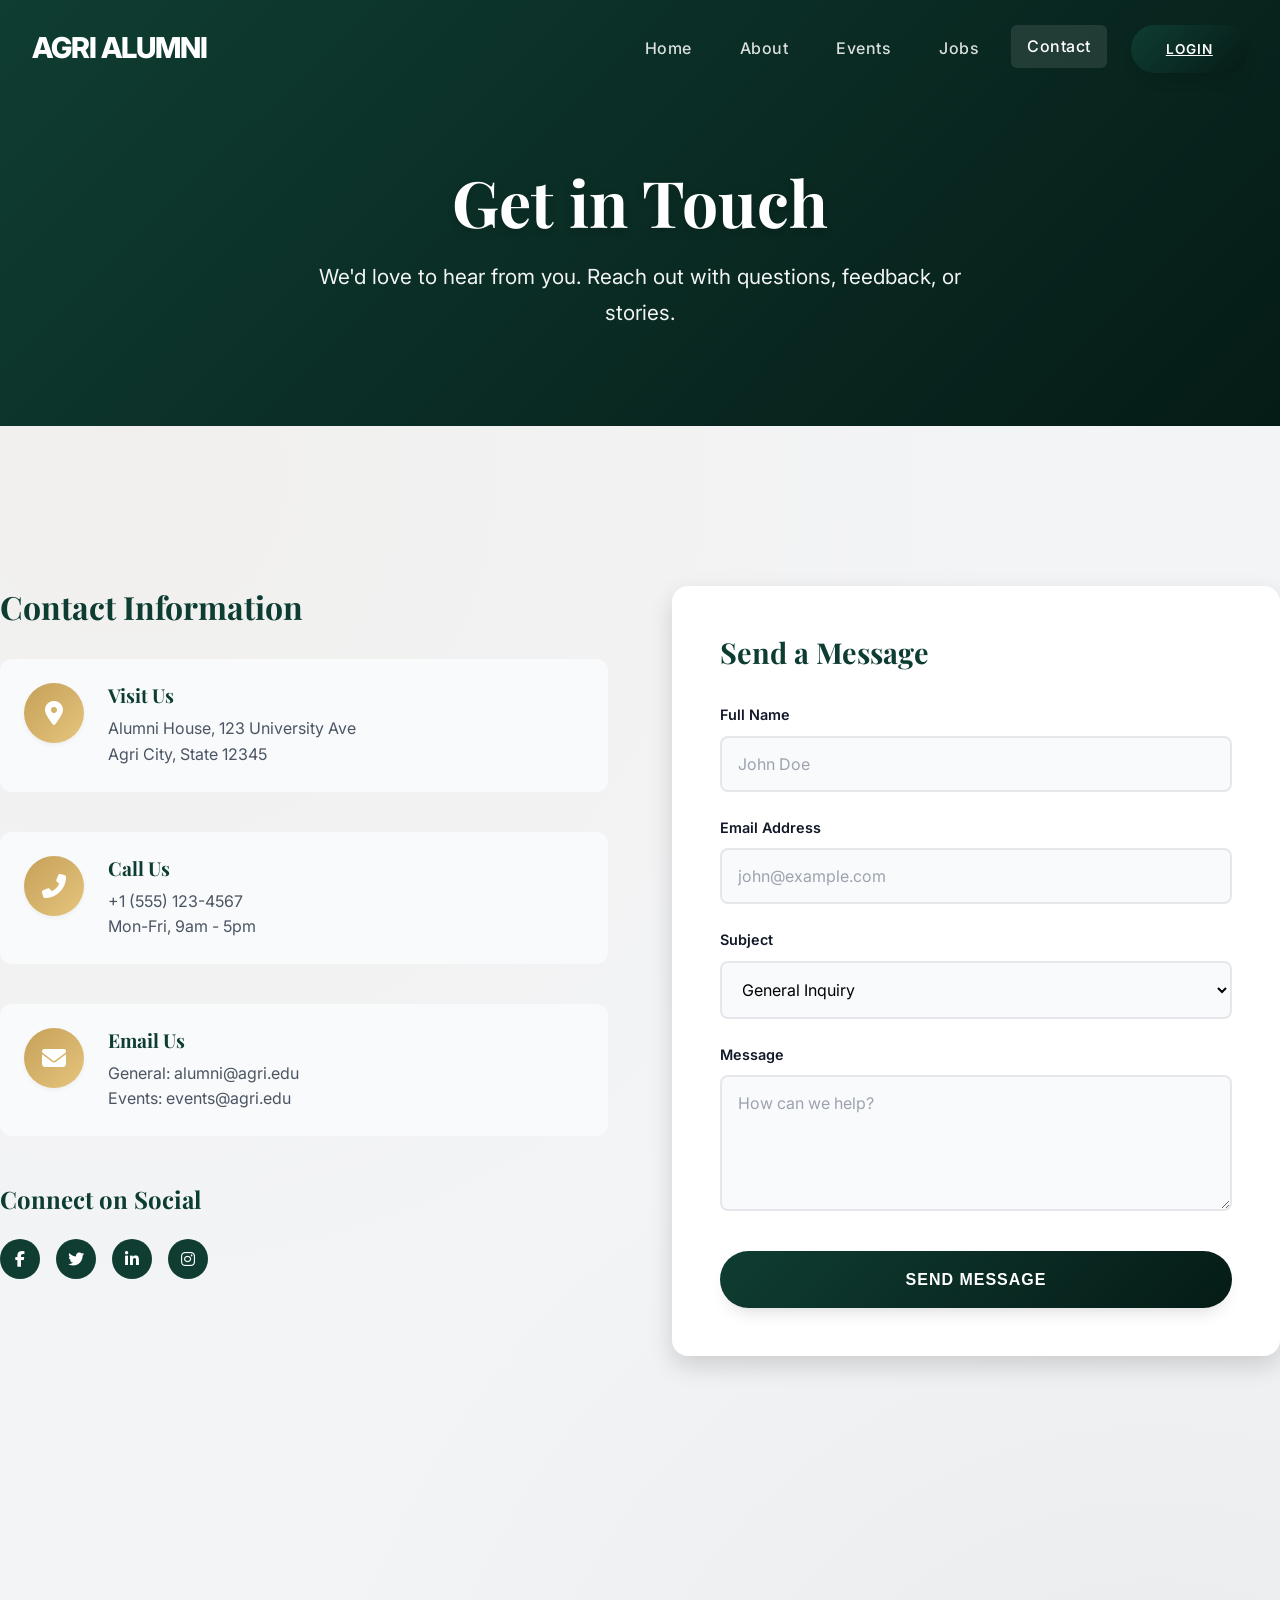
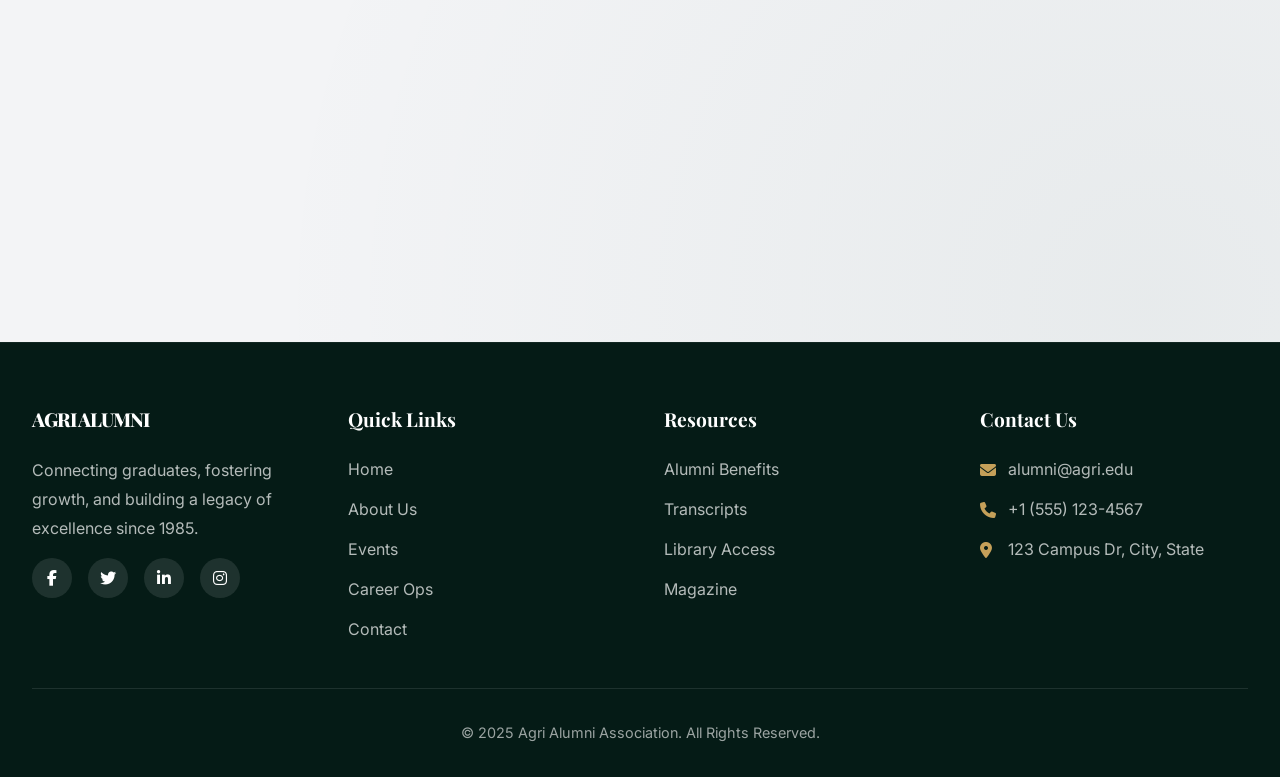
<file: contact.html>
<!DOCTYPE html>
<html lang="en">

<head>
    <meta charset="UTF-8">
    <meta name="viewport" content="width=device-width, initial-scale=1.0">
    <title>Contact Us | Agri Alumni Portal</title>
    <link
        href="https://fonts.googleapis.com/css2?family=Inter:wght@300;400;500;600;700&family=Playfair+Display:wght@400;600;700&display=swap"
        rel="stylesheet">
    <link rel="stylesheet" href="https://cdnjs.cloudflare.com/ajax/libs/font-awesome/6.4.0/css/all.min.css">
    <link rel="stylesheet" href="css/global.css">
    <link rel="stylesheet" href="css/contact.css">
    <link rel="stylesheet" href="css/global.css">
    <link rel="stylesheet" href="css/contact.css">
    <link rel="stylesheet" href="css/global.css">
    <link rel="stylesheet" href="css/contact.css">
    <link rel="stylesheet" href="css/global.css">
    <link rel="stylesheet" href="css/contact.css">
</head>

<body>

    <!-- Navbar -->
    <nav class="navbar scrolled">
        <div class="container nav-container">
            <a href="index.html" class="logo">AGRI ALUMNI</a>
            <div class="mobile-menu-btn"><i class="fas fa-bars"></i></div>
            <ul class="nav-links">
                <li><a href="index.html" class="nav-link">Home</a></li>
                <li><a href="about.html" class="nav-link">About</a></li>
                <li><a href="events.html" class="nav-link">Events</a></li>
                <li><a href="jobs.html" class="nav-link">Jobs</a></li>
                <li><a href="contact.html" class="nav-link active">Contact</a></li>
                <li><a href="#" class="btn btn-primary btn-login">Login</a></li>
            </ul>
        </div>
    </nav>

    <header class="page-header">
        <div class="container">
            <h1>Get in Touch</h1>
            <p>We'd love to hear from you. Reach out with questions, feedback, or stories.</p>
        </div>
    </header>

    <div class="container section-padding">
        <div class="contact-wrapper">
            <!-- Left: Info -->
            <div>
                <h2>Contact Information</h2>
                <div class="contact-info-item">
                    <div class="contact-icon"><i class="fas fa-map-marker-alt"></i></div>
                    <div>
                        <h4>Visit Us</h4>
                        <p>Alumni House, 123 University Ave<br>Agri City, State 12345</p>
                    </div>
                </div>
                <div class="contact-info-item">
                    <div class="contact-icon"><i class="fas fa-phone-alt"></i></div>
                    <div>
                        <h4>Call Us</h4>
                        <p>+1 (555) 123-4567<br>Mon-Fri, 9am - 5pm</p>
                    </div>
                </div>
                <div class="contact-info-item">
                    <div class="contact-icon"><i class="fas fa-envelope"></i></div>
                    <div>
                        <h4>Email Us</h4>
                        <p>General: alumni@agri.edu<br>Events: events@agri.edu</p>
                    </div>
                </div>

                <div class="contact-social-section">
                    <h3>Connect on Social</h3>
                    <div class="social-links">
                        <a href="#" class="social-icon"><i class="fab fa-facebook-f"></i></a>
                        <a href="#" class="social-icon"><i class="fab fa-twitter"></i></a>
                        <a href="#" class="social-icon"><i class="fab fa-linkedin-in"></i></a>
                        <a href="#" class="social-icon"><i class="fab fa-instagram"></i></a>
                    </div>
                </div>
            </div>

            <!-- Right: Form -->
            <div class="contact-form-card">
                <h3>Send a Message</h3>
                <form>
                    <div class="form-group">
                        <label>Full Name</label>
                        <input type="text" class="form-control" placeholder="John Doe">
                    </div>
                    <div class="form-group">
                        <label>Email Address</label>
                        <input type="email" class="form-control" placeholder="john@example.com">
                    </div>
                    <div class="form-group">
                        <label>Subject</label>
                        <select class="form-control">
                            <option>General Inquiry</option>
                            <option>Event Registration</option>
                            <option>Donation info</option>
                            <option>Update Details</option>
                        </select>
                    </div>
                    <div class="form-group">
                        <label>Message</label>
                        <textarea class="form-control" rows="5" placeholder="How can we help?"></textarea>
                    </div>
                    <button type="submit" class="btn btn-primary btn-full">Send Message</button>
                </form>
            </div>
        </div>
    </div>

    <!-- Map Section (Placeholder) -->
    <section>
        <iframe
            src="https://www.google.com/maps/embed?pb=!1m18!1m12!1m3!1d158857.7281066703!2d-0.2416815370104981!3d51.5287718408761!2m3!1f0!2f0!3f0!3m2!1i1024!2i768!4f13.1!3m3!1m2!1s0x487604c7c7eb9be3%3A0x3918653583725b56!2sRiverside%20Building%2C%20County%20Hall%2C%20Westminster%20Bridge%20Rd%2C%20London%20SE1%207PB%2C%20UK!5e0!3m2!1sen!2sus!4v1684346760578!5m2!1sen!2sus"
            width="100%" height="450" style="border:0;" allowfullscreen="" loading="lazy"
            referrerpolicy="no-referrer-when-downgrade"></iframe>
    </section>

    <!-- Footer -->
    <footer>
        <div class="container">
            <div class="footer-content">
                <div class="footer-col">
                    <h3 class="logo">AGRI ALUMNI</h3>
                    <p>Connecting graduates, fostering growth, and building a legacy of excellence since 1985.</p>
                    <div class="social-links">
                        <a href="#" class="social-icon"><i class="fab fa-facebook-f"></i></a>
                        <a href="#" class="social-icon"><i class="fab fa-twitter"></i></a>
                        <a href="#" class="social-icon"><i class="fab fa-linkedin-in"></i></a>
                        <a href="#" class="social-icon"><i class="fab fa-instagram"></i></a>
                    </div>
                </div>
                <div class="footer-col">
                    <h4>Quick Links</h4>
                    <ul class="footer-links">
                        <li><a href="index.html">Home</a></li>
                        <li><a href="about.html">About Us</a></li>
                        <li><a href="events.html">Events</a></li>
                        <li><a href="jobs.html">Career Ops</a></li>
                        <li><a href="contact.html">Contact</a></li>
                    </ul>
                </div>
                <div class="footer-col">
                    <h4>Resources</h4>
                    <ul class="footer-links">
                        <li><a href="#">Alumni Benefits</a></li>
                        <li><a href="#">Transcripts</a></li>
                        <li><a href="#">Library Access</a></li>
                        <li><a href="#">Magazine</a></li>
                    </ul>
                </div>
                <div class="footer-col">
                    <h4>Contact Us</h4>
                    <ul class="footer-links">
                        <li><i class="fas fa-envelope"></i> alumni@agri.edu</li>
                        <li><i class="fas fa-phone"></i> +1 (555) 123-4567</li>
                        <li><i class="fas fa-map-marker-alt"></i> 123 Campus Dr, City, State</li>
                    </ul>
                </div>
            </div>
            <div class="copyright">
                &copy; 2025 Agri Alumni Association. All Rights Reserved.
            </div>
        </div>
    </footer>

    <script src="https://code.jquery.com/jquery-3.7.0.min.js"></script>
    <script src="js/main.js"></script>
</body>

</html>
</file>
<file: css/global.css>
/* Global CSS Variables - Design 2.0 */
:root {
    /* Primary Colors */
    --primary-color: #0f3d32;
    --primary-gradient: linear-gradient(135deg, #0f3d32 0%, #051b16 100%);
    --secondary-color: #c5a059;
    --secondary-gradient: linear-gradient(135deg, #c5a059 0%, #e6c57d 100%);
    --accent-color: #c5a059;
    --dark-green: #0c3c32;
    --products-color-dark: #0f3d32;

    /* Text Colors */
    --text-dark: #111827;
    --text-light: #4b5563;
    --text-white: #ffffff;

    /* Background Colors */
    --bg-light: #f9fafb;
    --bg-cream: #fef9f3;
    --bg-white: #ffffff;

    /* Glassmorphism */
    --glass-bg: rgba(255, 255, 255, 0.75);
    --glass-border: 1px solid rgba(255, 255, 255, 0.6);
    --glass-shadow: 0 8px 32px 0 rgba(31, 38, 135, 0.15);

    /* Shadows */
    --shadow-sm: 0 2px 4px rgba(0, 0, 0, 0.05);
    --shadow-md: 0 4px 6px rgba(0, 0, 0, 0.1);
    --shadow-lg: 0 10px 25px rgba(0, 0, 0, 0.15);
    --shadow-3d: 0 20px 40px -10px rgba(0, 0, 0, 0.15), 0 0 20px rgba(0, 0, 0, 0.05);
    --transform-hover: translateY(-8px) scale(1.01);

    /* Typography */
    --font-heading: 'Playfair Display', serif;
    --font-body: 'Inter', sans-serif;
    --transition: all 0.4s cubic-bezier(0.175, 0.885, 0.32, 1.275);
}

/* Reset & Base Styles */
* {
    margin: 0;
    padding: 0;
    box-sizing: border-box;
}

body {
    font-family: var(--font-body);
    color: var(--text-dark);
    background: #f3f4f6;
    background-image:
        radial-gradient(circle at 10% 20%, rgba(197, 160, 89, 0.05) 0%, transparent 40%),
        radial-gradient(circle at 90% 80%, rgba(12, 60, 50, 0.05) 0%, transparent 40%);
    line-height: 1.7;
    overflow-x: hidden;
}

h1,
h2,
h3,
h4,
h5,
h6 {
    font-family: var(--font-heading);
    color: var(--dark-green);
    line-height: 1.3;
}

h2.section-title {
    font-size: 3rem;
    background: var(--primary-gradient);
    -webkit-background-clip: text;
    background-clip: text;
    -webkit-text-fill-color: transparent;
    display: inline-block;
    position: relative;
    z-index: 1;
}

/* Glassmorphism Utilities */
.glass-panel {
    background: var(--glass-bg);
    backdrop-filter: blur(12px);
    -webkit-backdrop-filter: blur(12px);
    border: var(--glass-border);
    box-shadow: var(--glass-shadow);
    border-radius: 16px;
}

/* Navbar Premium */
.navbar {
    position: fixed;
    top: 0;
    left: 0;
    right: 0;
    width: 100%;
    padding: 1.5rem 0;
    background: transparent;
    transition: all 0.5s ease;
    z-index: 1000;
}

.nav-container {
    display: flex;
    justify-content: space-between;
    align-items: center;
}

.nav-links {
    display: flex;
    list-style: none;
    gap: 1rem;
    align-items: center;
}

.navbar.scrolled {
    padding: 0.8rem 0;
    background: rgba(255, 255, 255, 0.98);
    backdrop-filter: blur(20px);
    -webkit-backdrop-filter: blur(20px);
    box-shadow: 0 10px 30px rgba(0, 0, 0, 0.1);
}

.navbar.scrolled .logo {
    color: var(--dark-green);
    font-weight: 800;
}

.logo {
    font-size: 1.8rem;
    letter-spacing: -1px;
    font-weight: 800;
    color: white;
    text-transform: uppercase;
    text-decoration: none;
    transition: var(--transition);
}

.logo:hover {
    transform: scale(1.05);
}

.nav-link {
    color: white;
    opacity: 0.85;
    font-weight: 500;
    letter-spacing: 0.5px;
    padding: 0.5rem 1rem;
    border-radius: 6px;
    transition: all 0.3s ease;
    text-decoration: none;
    display: block;
}

.nav-link:hover,
.nav-link.active {
    background: rgba(255, 255, 255, 0.1);
    opacity: 1;
    transform: translateY(-2px);
}

.navbar.scrolled .nav-link {
    color: var(--dark-green);
    opacity: 1;
    font-weight: 500;
}

.navbar.scrolled .nav-link:hover {
    background: rgba(12, 60, 50, 0.1);
    color: var(--primary-color);
    opacity: 1;
}

.navbar.scrolled .nav-link.active {
    background: var(--primary-color);
    color: white;
    opacity: 1;
    font-weight: 600;
}

.navbar.scrolled .nav-link.active:hover {
    background: var(--dark-green);
    color: white;
}

.btn-login {
    margin-left: 0.5rem;
    padding: 0.6rem 1.5rem;
    font-size: 0.8rem;
}

.mobile-menu-btn {
    display: none;
    cursor: pointer;
    font-size: 1.5rem;
    color: white;
    transition: var(--transition);
}

.mobile-menu-btn:hover {
    transform: scale(1.1);
}

/* Buttons 3D */
.btn {
    padding: 1rem 2.2rem;
    border-radius: 50px;
    font-weight: 600;
    letter-spacing: 1px;
    text-transform: uppercase;
    font-size: 0.85rem;
    transition: var(--transition);
    box-shadow: 0 10px 20px -10px rgba(0, 0, 0, 0.2);
    border: none;
    position: relative;
    overflow: hidden;
    z-index: 1;
}

.btn-primary {
    background: var(--primary-gradient);
    color: white;
}

.btn-primary:hover {
    transform: translateY(-4px);
    box-shadow: 0 20px 30px -10px rgba(12, 60, 50, 0.4);
}

.btn-secondary {
    background: var(--secondary-gradient);
    color: white;
}

.btn-secondary:hover {
    transform: translateY(-4px);
    box-shadow: 0 20px 30px -10px rgba(197, 160, 89, 0.4);
}

.btn-outline {
    background: transparent;
    border: 2px solid var(--primary-color);
    color: var(--primary-color);
}

.btn-outline:hover {
    background: var(--primary-color);
    color: white;
    transform: translateY(-4px);
}

.btn-outline.white {
    border: 2px solid white;
    color: white;
}

.btn-outline.white:hover {
    background: white;
    color: var(--dark-green);
}

/* Form Error State */
.form-control.error {
    border-color: #ef4444;
    box-shadow: 0 0 0 3px rgba(239, 68, 68, 0.1);
}

/* Scroll Animations */
.reveal {
    opacity: 0;
    transform: translateY(50px);
    transition: all 1s ease-out;
}

.reveal.active {
    opacity: 1;
    transform: translateY(0);
}

/* Footer Premium */
footer {
    background: #051b16;
    color: white;
    padding: 4rem 0 2rem;
    border-top: 1px solid rgba(255, 255, 255, 0.05);
}

.footer-content {
    display: grid;
    grid-template-columns: repeat(auto-fit, minmax(250px, 1fr));
    gap: 3rem;
    margin-bottom: 2rem;
}

.footer-col h3,
.footer-col h4 {
    color: white;
    margin-bottom: 1.5rem;
    font-size: 1.2rem;
}

.footer-col p {
    color: rgba(255, 255, 255, 0.7);
    line-height: 1.8;
}

.footer-links {
    list-style: none;
}

.footer-links li {
    margin-bottom: 0.8rem;
}

.footer-links a,
.footer-links li {
    color: rgba(255, 255, 255, 0.7);
    text-decoration: none;
    transition: var(--transition);
    display: flex;
    align-items: center;
    gap: 0.5rem;
}

.footer-links a:hover {
    color: var(--accent-color);
    padding-left: 5px;
}

.footer-links i {
    color: var(--secondary-color);
    width: 20px;
}

.social-links {
    display: flex;
    gap: 1rem;
    margin-top: 1rem;
}

.social-icon {
    width: 40px;
    height: 40px;
    display: flex;
    align-items: center;
    justify-content: center;
    background: rgba(255, 255, 255, 0.1);
    border-radius: 50%;
    color: white;
    text-decoration: none;
    transition: var(--transition);
}

.social-icon:hover {
    background: var(--accent-color);
    transform: translateY(-5px) scale(1.1);
}

.copyright {
    text-align: center;
    padding-top: 2rem;
    border-top: 1px solid rgba(255, 255, 255, 0.1);
    color: rgba(255, 255, 255, 0.6);
    font-size: 0.9rem;
}

/* Container */
.container {
    max-width: 1280px;
    margin: 0 auto;
    padding: 0 2rem;
}

.section-padding {
    padding: 8rem 0;
}

.section-title-wrapper {
    text-align: center;
    margin-bottom: 4rem;
}

.section-subtitle {
    display: inline-block;
    color: var(--secondary-color);
    font-weight: 600;
    text-transform: uppercase;
    letter-spacing: 2px;
    font-size: 0.85rem;
    margin-bottom: 1rem;
}

.section-title {
    font-size: 3rem;
    margin-bottom: 1rem;
}

/* Utility Classes */
.hero-overlay {
    position: absolute;
    top: 0;
    left: 0;
    width: 100%;
    height: 100%;
    background: rgba(0, 0, 0, 0.4);
    z-index: 1;
}

/* Mobile */
@media(max-width: 768px) {
    .container {
        padding: 0 1rem;
    }

    .section-padding {
        padding: 4rem 0;
    }

    .section-title {
        font-size: 2rem;
    }

    .nav-links {
        position: fixed;
        top: 70px;
        left: 0;
        right: 0;
        background: rgba(255, 255, 255, 0.98);
        backdrop-filter: blur(20px);
        flex-direction: column;
        padding: 2rem;
        box-shadow: 0 10px 30px rgba(0, 0, 0, 0.1);
        display: none;
        z-index: 999;
    }

    .nav-links.active {
        display: flex;
    }

    .nav-links li {
        width: 100%;
    }

    .nav-links .nav-link {
        color: var(--dark-green);
        width: 100%;
        text-align: center;
        padding: 1rem;
    }

    .mobile-menu-btn {
        display: block;
        color: white;
        font-size: 1.5rem;
        cursor: pointer;
    }

    .navbar.scrolled .mobile-menu-btn {
        color: var(--dark-green);
    }

    .navbar.scrolled .mobile-menu-btn i {
        color: var(--dark-green);
    }

    .btn {
        padding: 0.8rem 1.5rem;
        font-size: 0.8rem;
    }

    .footer-content {
        grid-template-columns: 1fr;
        gap: 2rem;
    }
}
</file>
<file: css/contact.css>
/* Contact Page Styles */

.page-header {
    background: var(--primary-gradient);
    padding: 10rem 0 6rem;
    color: white;
    text-align: center;
    position: relative;
    overflow: hidden;
    margin-top: 0;
}

.page-header::before {
    content: '';
    position: absolute;
    top: 0;
    left: 0;
    right: 0;
    bottom: 0;
    background-size: cover;
    background-position: center;
    opacity: 0.15;
    z-index: 0;
}

.page-header .container {
    position: relative;
    z-index: 1;
}

.page-header h1 {
    color: white;
    font-size: clamp(2.5rem, 5vw, 4rem);
    margin-bottom: 1rem;
    text-shadow: 0 4px 10px rgba(0, 0, 0, 0.2);
}

.page-header p {
    font-size: clamp(1rem, 2vw, 1.3rem);
    opacity: 0.95;
    max-width: 700px;
    margin: 0 auto;
}

.contact-wrapper {
    display: grid;
    grid-template-columns: 1fr 1fr;
    gap: 4rem;
    margin-top: 2rem;
}

.contact-info-item {
    display: flex;
    align-items: flex-start;
    gap: 1.5rem;
    margin-bottom: 2.5rem;
    padding: 1.5rem;
    background: var(--bg-light);
    border-radius: 12px;
    transition: var(--transition);
}

.contact-info-item:hover {
    background: white;
    box-shadow: var(--shadow-md);
    transform: translateX(5px);
}

.contact-icon {
    width: 60px;
    height: 60px;
    background: var(--secondary-gradient);
    color: white;
    display: flex;
    align-items: center;
    justify-content: center;
    border-radius: 50%;
    font-size: 1.5rem;
    flex-shrink: 0;
    box-shadow: var(--shadow-sm);
}

.contact-info-item h4 {
    margin-bottom: 0.5rem;
    color: var(--dark-green);
    font-size: 1.2rem;
}

.contact-info-item p {
    color: var(--text-light);
    line-height: 1.6;
    margin: 0;
}

.contact-wrapper > div:first-child h2 {
    color: var(--dark-green);
    font-size: 2rem;
    margin-bottom: 2rem;
}

.contact-wrapper > div:first-child h3 {
    color: var(--dark-green);
    font-size: 1.5rem;
    margin-bottom: 1.5rem;
}

.contact-wrapper .social-links {
    justify-content: flex-start;
}

.contact-wrapper .social-icon {
    background: var(--primary-color);
    color: white;
}

.contact-wrapper .social-icon:hover {
    background: var(--secondary-color);
    transform: translateY(-5px) scale(1.1);
}

.contact-form-card {
    background: white;
    padding: 3rem;
    border-radius: 16px;
    box-shadow: var(--shadow-lg);
    position: sticky;
    top: 100px;
}

.contact-form-card h3 {
    color: var(--dark-green);
    margin-bottom: 2rem;
    font-size: 1.8rem;
}

.form-group {
    margin-bottom: 1.5rem;
}

.form-group label {
    display: block;
    margin-bottom: 0.5rem;
    font-weight: 600;
    color: var(--text-dark);
    font-size: 0.9rem;
}

.form-control {
    width: 100%;
    padding: 1rem;
    border: 2px solid #e5e7eb;
    border-radius: 8px;
    font-family: inherit;
    font-size: 1rem;
    transition: var(--transition);
    background: var(--bg-light);
}

.form-control:focus {
    outline: none;
    border-color: var(--primary-color);
    background: white;
    box-shadow: 0 0 0 3px rgba(15, 61, 50, 0.1);
}

.form-control::placeholder {
    color: #9ca3af;
}

textarea.form-control {
    resize: vertical;
    min-height: 120px;
}

.contact-form-card .btn-primary {
    width: 100%;
    padding: 1.2rem;
    font-size: 1rem;
    margin-top: 0.5rem;
}

.btn-full {
    width: 100%;
}

.contact-social-section {
    margin-top: 3rem;
}

.contact-social-section h3 {
    margin-bottom: 1.5rem;
    color: var(--dark-green);
    font-size: 1.5rem;
}

@media(max-width: 968px) {
    .contact-wrapper {
        grid-template-columns: 1fr;
        gap: 3rem;
    }
    
    .contact-form-card {
        position: static;
    }
    
    .contact-info-item {
        margin-bottom: 2rem;
    }
}
</file>
